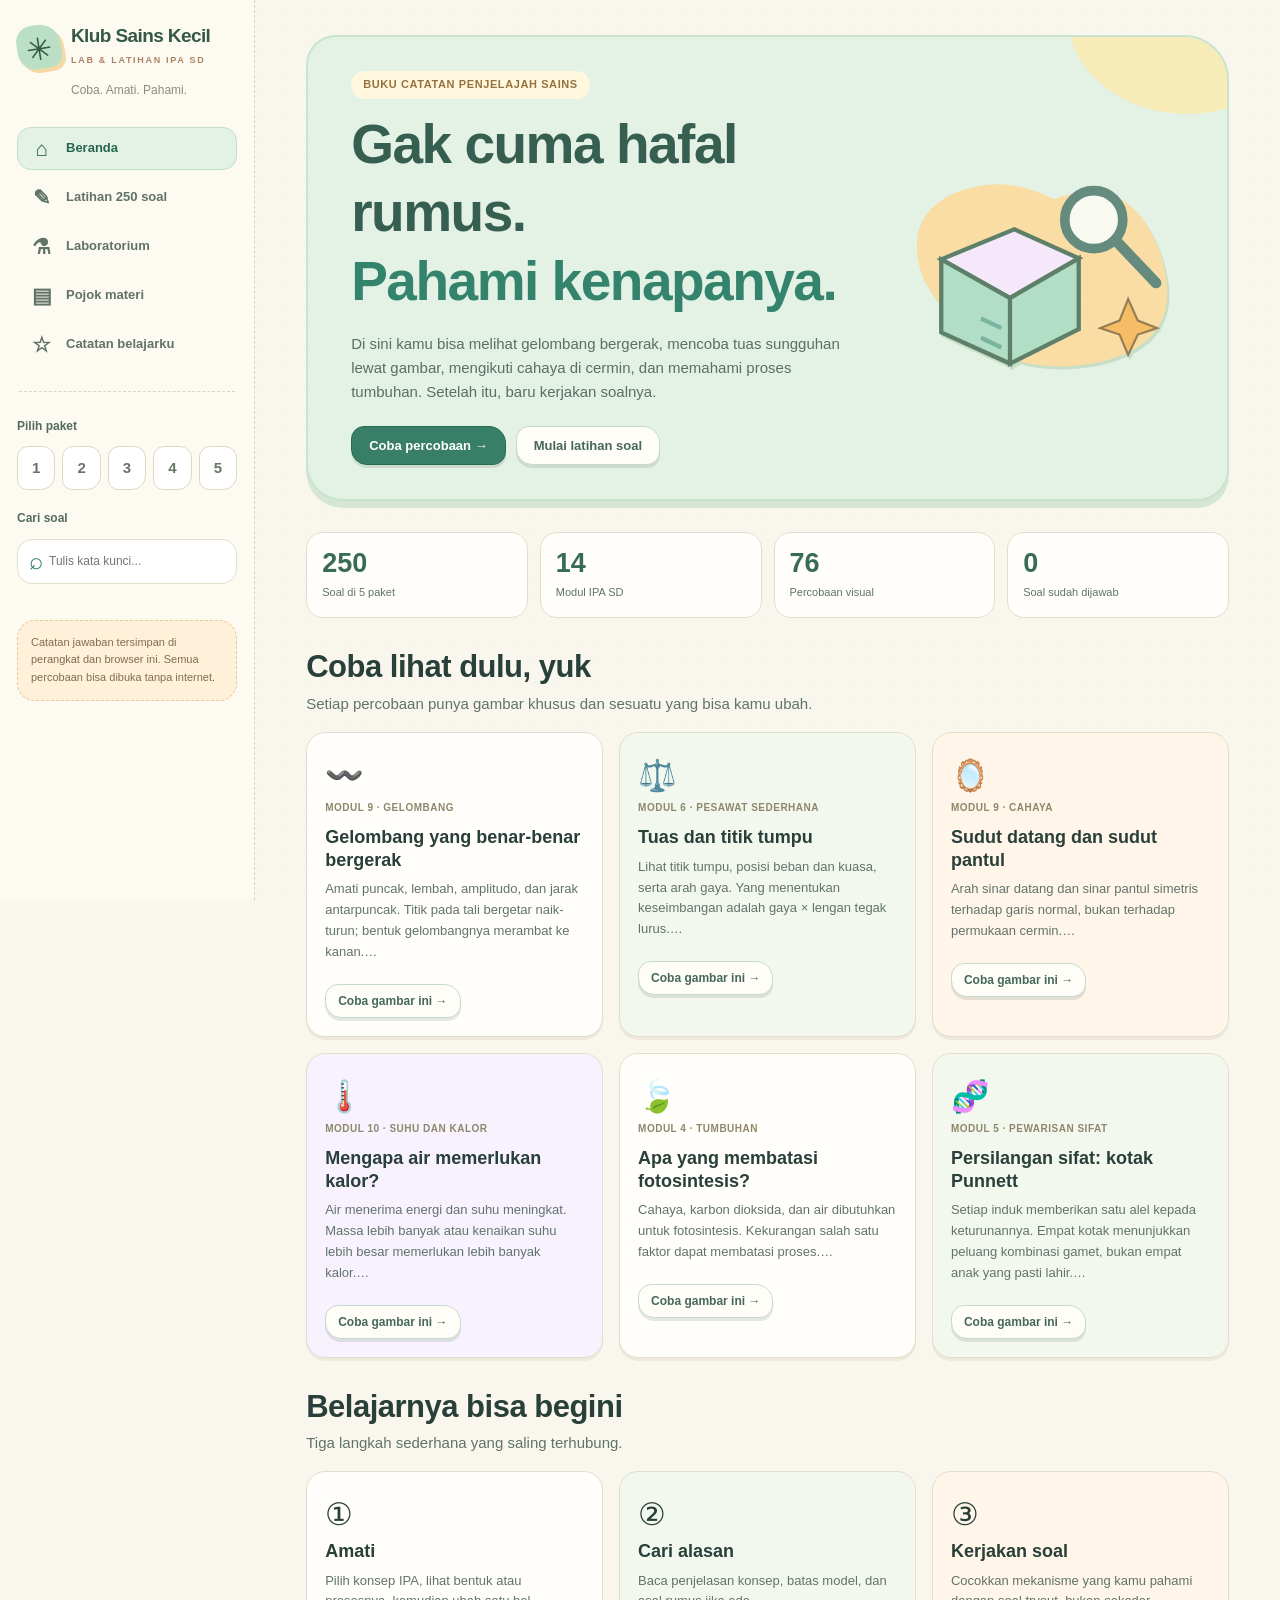
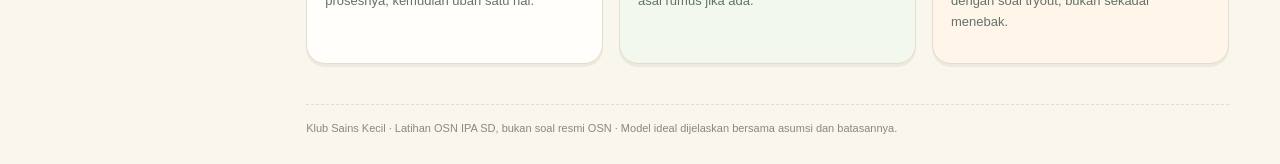
<file: index.html>
<!doctype html>
<html lang="id">
<head>
  <meta charset="utf-8">
  <meta name="viewport" content="width=device-width,initial-scale=1">
  <meta name="theme-color" content="#f8f4e8">
  <meta name="description" content="250 soal OSN IPA SD, pembahasan bertahap, dan laboratorium sains dengan model visual yang menjelaskan proses IPA.">
  <title>Klub Sains Kecil | Belajar IPA lewat Percobaan</title>
  <link rel="stylesheet" href="styles.css">
</head>
<body>
<div class="layout">
  <aside class="sidebar" id="sidebar">
    <a class="brand" href="#beranda" aria-label="Beranda Klub Sains Kecil">
      <span class="brand-icon" aria-hidden="true">✳</span><span><strong>Klub Sains Kecil</strong><small>LAB & LATIHAN IPA SD</small></span>
    </a>
    <p class="brand-desc">Coba. Amati. Pahami.</p>
    <nav class="main-nav" aria-label="Menu utama">
      <button type="button" class="nav-link active" data-page="home"><span>⌂</span>Beranda</button>
      <button type="button" class="nav-link" data-page="questions"><span>✎</span>Latihan 250 soal</button>
      <button type="button" class="nav-link" data-page="lab"><span>⚗</span>Laboratorium</button>
      <button type="button" class="nav-link" data-page="concepts"><span>▤</span>Pojok materi</button>
      <button type="button" class="nav-link" data-page="progress"><span>☆</span>Catatan belajarku</button>
    </nav>
    <div class="side-separator"></div>
    <div class="aside-label">Pilih paket</div><div id="package-nav" class="package-nav"></div>
    <div class="aside-label">Cari soal</div><label class="search-wrap"><span aria-hidden="true">⌕</span><input id="search" type="search" placeholder="Tulis kata kunci..." autocomplete="off"></label>
    <div id="search-results" class="search-results" aria-live="polite"></div>
    <p class="side-note">Catatan jawaban tersimpan di perangkat dan browser ini. Semua percobaan bisa dibuka tanpa internet.</p>
  </aside>
  <main id="main" class="main">
    <div class="mobile-top"><button type="button" id="menu-toggle" class="mobile-menu" aria-controls="sidebar" aria-expanded="false">☰ Menu</button><span>✳ Klub Sains Kecil</span></div>
    <section id="page-home" class="page"></section>
    <section id="page-questions" class="page hidden"></section>
    <section id="page-lab" class="page hidden"></section>
    <section id="page-concepts" class="page hidden"></section>
    <section id="page-progress" class="page hidden"></section>
    <footer class="site-footer">Klub Sains Kecil · Latihan OSN IPA SD, bukan soal resmi OSN · Model ideal dijelaskan bersama asumsi dan batasannya.</footer>
  </main>
</div>
<script src="data.js"></script>
<script src="models.js"></script>
<script src="app.js"></script>
</body>
</html>
</file>
<file: styles.css>
:root{--bg:#f9f6ee;--paper:#fffefa;--ink:#293f39;--muted:#60736b;--teal:#2f7c68;--teal-soft:#dceee4;--gold:#f8d991;--gold-dark:#785a23;--rose:#f6ded9;--lilac:#eee5f5;--border:#e2ddcc;--shadow:0 4px 0 rgba(112,104,75,.065),0 15px 32px rgba(65,70,47,.045);--radius:24px}
*{box-sizing:border-box}html{scroll-behavior:smooth}body{margin:0;color:var(--ink);font:15px/1.6 'Trebuchet MS','Segoe UI',Arial,sans-serif;background:var(--bg)}body:before{content:"";position:fixed;inset:0;pointer-events:none;z-index:-1;background:radial-gradient(#d9d1bc 0.65px,transparent .65px) 0 0/21px 21px;opacity:.4}button,input,select{font:inherit}button{cursor:pointer}button:disabled{cursor:not-allowed;opacity:.58}button:focus-visible,input:focus-visible,select:focus-visible,a:focus-visible{outline:3px solid #ae72a8;outline-offset:3px}a{color:var(--teal)}h1,h2,h3,p{margin-top:0}h1,h2,h3{line-height:1.25}h1{font-size:clamp(31px,4.4vw,55px);letter-spacing:-1.5px}h2{font-size:clamp(22px,2.7vw,31px);letter-spacing:-.5px}h3{font-size:18px}p{margin-bottom:12px}.hidden{display:none!important}.layout{display:grid;grid-template-columns:255px minmax(0,1fr);min-height:100vh}.sidebar{background:#fdfaf2;border-right:1px dashed #d9d2be;padding:25px 17px;position:sticky;top:0;height:100vh;overflow-y:auto;z-index:5;scrollbar-color:#d4cba9 transparent}.brand{display:flex;align-items:center;gap:10px;text-decoration:none;color:#345948}.brand strong{display:block;font-size:19px;line-height:1.05;letter-spacing:-.6px}.brand small{display:block;font-size:9px;letter-spacing:1.7px;font-weight:800;color:#aa8462;margin-top:7px}.brand-icon{width:44px;height:44px;flex-shrink:0;display:grid;place-items:center;font-size:31px;border-radius:16px 21px 13px 18px;background:#bbdfc5;transform:rotate(-9deg);box-shadow:3px 4px #f4d9a5}.brand-desc{font-size:12px;color:#8c8d7d;margin:12px 0 27px 54px}.main-nav{display:grid;gap:6px}.nav-link{border:1.5px solid transparent;background:transparent;padding:10px 12px;display:flex;align-items:center;gap:13px;color:#617268;font-weight:bold;border-radius:14px;text-align:left;font-size:13px}.nav-link span{font-size:21px;width:23px;text-align:center;line-height:1}.nav-link:hover{background:#f6f0e1}.nav-link.active{background:#e4f1e5;border-color:#c0dfcb;color:#27664f}.side-separator{border-top:1px dashed #ded5c1;margin:25px 2px}.aside-label{font-size:12px;font-weight:900;color:#536b61;margin:19px 0 10px}.package-nav{display:grid;grid-template-columns:repeat(5,minmax(0,1fr));gap:7px}.package-button{border:1.5px solid #e0d7c3;border-radius:11px 12px 14px 10px;background:white;padding:9px 0;color:#6a756a;font-weight:800}.package-button:hover,.package-button.active{background:#f9dfa1;border-color:#e8c36d;color:#5c4d25}.search-wrap{display:flex;align-items:center;background:white;border:1.5px solid var(--border);border-radius:15px;padding:0 11px;color:var(--teal);font-size:24px}.search-wrap input{width:100%;border:0;outline:0;background:transparent;font-size:12px;padding:12px 6px;color:var(--ink)}.search-results{max-height:275px;overflow:auto}.search-result{border:0;background:#fffdf5;color:var(--ink);text-align:left;display:block;width:100%;padding:9px;border-bottom:1px solid var(--border);font-size:11px}.search-result:hover{background:#f0f7e9}.side-note{margin-top:36px;background:#fff0d9;border:1.5px dashed #e8c899;border-radius:18px;padding:13px;font-size:11px;color:#836c4e}.main{padding:35px clamp(17px,4vw,62px) 26px;max-width:1500px;min-width:0}.mobile-top{display:none}.page{animation:pagein .2s ease}@keyframes pagein{from{opacity:.75;transform:translateY(4px)}to{opacity:1;transform:none}}
.hero{background:#e4f1e5;border:2px solid #c9e4ce;box-shadow:0 7px 0 #d6e6d6;border-radius:30px 45px 32px 37px;display:flex;align-items:center;justify-content:space-between;gap:26px;padding:34px clamp(22px,4vw,43px);overflow:hidden;position:relative;margin-bottom:31px}.hero:before{content:"";position:absolute;width:240px;height:200px;border-radius:50%;background:#ffe8a6;right:-80px;top:-123px;opacity:.7}.hero .intro{max-width:660px;position:relative;z-index:1}.hero h1{margin:11px 0 16px;color:#365e51}.hero p{max-width:510px;color:#587067}.eyebrow{display:inline-block;border-radius:30px;padding:5px 12px;background:#fff8de;color:#96713d;font-size:11px;letter-spacing:.6px;font-weight:bold}.hero-doodle{width:clamp(155px,24vw,290px);flex-shrink:0}.hero-doodle svg{width:100%;filter:drop-shadow(2px 3px #c7dec7)}.action-row{display:flex;flex-wrap:wrap;gap:10px;margin-top:22px}.btn{display:inline-flex;align-items:center;justify-content:center;gap:7px;border:1.5px solid #276a55;background:#397f68;color:white;padding:10px 17px;border-radius:13px 17px 13px 16px;font-size:13px;font-weight:800;box-shadow:0 3px 0 rgba(38,71,54,.12);text-decoration:none;line-height:1.35}.btn:hover:not(:disabled){filter:brightness(.97);transform:translateY(-1px)}.btn.secondary{color:#46685b;background:#fffdf7;border-color:#c6d9cd}.btn.gold{background:#f7d784;color:#695125;border-color:#d9b45d}.btn.rose{background:#fff3ee;color:#a2554a;border-color:#e7bbb1}.btn.small{font-size:12px;padding:8px 12px}.tag{display:inline-block;font-size:11px;color:#66725d;border:1px solid #e3e3d4;background:#fffdf7;border-radius:999px;padding:4px 10px;font-weight:bold}.tag.theme{background:#eaf4ed;color:#3c816c;border-color:#c8e5d2}.tag.orange{background:#fff0db;color:#9a6625;border-color:#efdbb6}.tag.purple{background:#f4ecfa;color:#8668aa;border-color:#e0d3eb}
.section-heading{display:flex;flex-wrap:wrap;justify-content:space-between;align-items:end;gap:12px;margin:30px 0 16px}.section-heading h2{margin:0}.section-heading p{color:var(--muted);margin:5px 0 0}.panel{background:var(--paper);border:1.5px solid var(--border);box-shadow:var(--shadow);border-radius:var(--radius);padding:clamp(17px,2.5vw,30px)}.panel + .panel{margin-top:18px}.grid{display:grid;gap:16px}.grid.two{grid-template-columns:repeat(2,minmax(0,1fr))}.grid.three{grid-template-columns:repeat(3,minmax(0,1fr))}.grid.four{grid-template-columns:repeat(4,minmax(0,1fr))}.tile{border:1.5px solid var(--border);background:#fffefa;padding:18px;min-width:0;border-radius:19px;box-shadow:0 3px 0 #eee9dc}.tile:nth-child(4n+2){background:#f3f8ef}.tile:nth-child(4n+3){background:#fff5e8}.tile:nth-child(4n+4){background:#f7f2fd}.tile .mini{display:block;font-size:10px;letter-spacing:.5px;font-weight:800;color:#8e876a;text-transform:uppercase;margin-bottom:10px}.tile h3{margin-bottom:8px}.tile p{font-size:13px;color:#62736b}.tile .btn{margin-top:9px}.tile-emoji{font-size:31px;line-height:1.6}.stats-bar{display:grid;grid-template-columns:repeat(4,minmax(0,1fr));gap:12px}.stat{border-radius:17px;background:#fffefa;border:1.5px solid var(--border);padding:15px}.stat strong{display:block;font-size:27px;line-height:1.15;color:#386b58}.stat small{display:block;color:var(--muted);font-size:11px;margin-top:5px}.muted{color:var(--muted)}.muted.small{font-size:12px}.hr{height:1px;border:0;border-top:1px dashed #ddd5c4;margin:20px 0}.site-footer{font-size:11px;color:#8a887a;margin-top:40px;padding-top:15px;border-top:1px dashed var(--border)}
.page-header{margin-bottom:20px}.page-header h1{font-size:clamp(27px,3.2vw,41px);letter-spacing:-1px;margin:6px 0}.page-header p{color:var(--muted);max-width:790px}.labelrow{font-size:11px;letter-spacing:.7px;text-transform:uppercase;color:#8b7958;font-weight:900}.controls-toolbar{display:flex;flex-wrap:wrap;gap:10px;align-items:center;margin-bottom:15px}.select{background:#fffefa;color:#405a4c;border:1.5px solid #ded7c8;border-radius:12px;padding:10px 13px;max-width:100%;min-width:0;font-size:12px}.question-top{display:flex;flex-wrap:wrap;justify-content:space-between;align-items:center;gap:10px}.question-title{font-size:clamp(18px,2vw,24px);line-height:1.5;margin:15px 0 21px}.choices{display:grid;grid-template-columns:repeat(2,minmax(0,1fr));gap:10px}.choice{display:flex;gap:11px;align-items:center;text-align:left;padding:13px;border:1.5px solid #e1ddcf;background:white;border-radius:15px;color:#43594e;min-height:67px;font-weight:650;line-height:1.45}.choice:hover:not(:disabled){border-color:#8bbca7;background:#f2f9f0}.choice .letter{flex-shrink:0;width:30px;height:30px;border-radius:10px;background:#f5ecdb;display:grid;place-items:center;font-weight:900;color:#806f55}.choice.correct{background:#e3f5e5;border-color:#91c4a4}.choice.wrong{background:#fff1eb;border-color:#deafa2}.choice.correct .letter{background:#97d1ac;color:#234f36}.choice.wrong .letter{background:#e9b0a3;color:#79392d}.choice:disabled{opacity:1}.answer-feedback{margin:16px 0;background:#ecf7ec;border:1.5px solid #bddfc4;border-radius:13px;padding:13px;color:#426952}.answer-feedback.wrong{background:#fff1eb;border-color:#eac1b3;color:#8b5146}.question-actions,.footer-nav{display:flex;flex-wrap:wrap;gap:10px;justify-content:space-between;align-items:center;margin-top:20px}.question-grid{display:grid;grid-template-columns:repeat(10,minmax(0,1fr));gap:7px}.question-number{background:white;border:1.5px solid #e3dbcb;border-radius:10px;padding:7px 0;color:#636a5f;font-size:12px;font-weight:bold}.question-number.active{background:#f6d990;color:#684f23;border-color:#ddbb68}.question-number.done{background:#dff1e6;border-color:#b7d6c2}.question-number.miss{background:#fae5df;border-color:#ddc0b7}.filter-caption{margin:6px 0 13px;color:#6e756d;font-size:12px}.solution{margin-top:20px}.solution h3{margin-bottom:8px}.solution p{color:#4e6258}.solution-section{padding:18px 0;border-top:1px dashed #dfd6c4}.solution-section:first-child{border-top:0;padding-top:0}.solution-steps{counter-reset:s;display:grid;gap:9px;padding:0;margin:12px 0;list-style:none}.solution-steps li{position:relative;counter-increment:s;background:#f5f8f3;padding:12px 14px 12px 48px;border:1px solid #dfebdf;border-radius:13px;font-size:13px}.solution-steps li:before{content:counter(s);position:absolute;left:12px;top:10px;width:25px;height:25px;border-radius:9px;background:#d8e9d9;color:#356c59;font-weight:bold;text-align:center;line-height:25px}.misconception{background:#fff5e4;border:1px solid #edd9ae;padding:12px 15px;border-radius:13px;font-size:13px}.option-explain{display:flex;gap:10px;padding:9px 0;border-bottom:1px solid #efebdf;font-size:13px}.option-explain b{flex-shrink:0;color:#286b54}.option-explain.miss b{color:#a97551}.step-buttons{display:flex;flex-wrap:wrap;gap:8px;align-items:center;margin-top:12px}.progress-track{height:9px;border-radius:15px;background:#eee8dc;overflow:hidden}.progress-fill{height:100%;background:#8dc9a8;border-radius:15px}
.lab-layout{display:grid;grid-template-columns:minmax(0,1.65fr) minmax(250px,.9fr);gap:18px;align-items:start}.lab-visual{min-width:0;overflow:hidden;border-radius:22px;background:linear-gradient(180deg,#f0f7f4,#fffaf0);border:1.5px solid #d4e5dc;padding:14px}.scene{display:block;width:100%;height:auto;aspect-ratio:760/340}.scene text{font-family:'Trebuchet MS','Segoe UI',sans-serif;fill:#405e56}.scene .note{font-size:14px;font-weight:bold}.scene .tiny{font-size:12px}.scene .line{stroke:#3e6f63;stroke-width:3;stroke-linecap:round}.scene .lightline{stroke:#88ae9f;stroke-width:2}.lab-side{background:#fffdf7;border:1.5px solid #e6dfcf;border-radius:20px;padding:18px}.lab-side h3{margin:4px 0 12px}.model-picker{display:grid;grid-template-columns:repeat(3,minmax(0,1fr));gap:10px;margin-bottom:19px}.model-pick{background:white;border:1.5px solid #e3ddce;border-radius:15px;padding:13px 10px;text-align:left;color:#56665b;font-size:12px;font-weight:bold;line-height:1.4}.model-pick.active{background:#ddefdf;border-color:#a1d2b3;color:#2e6953}.model-pick:hover{border-color:#a1cbb1}.model-pick .emoji{display:block;font-size:22px;margin-bottom:7px}.model-pick .mod{display:block;font-size:10px;font-weight:500;color:#888a77;margin-top:5px}.model-heading{display:flex;justify-content:space-between;align-items:flex-start;gap:12px;margin-bottom:15px}.model-heading h2{margin:5px 0 8px}.model-heading p{color:var(--muted);margin-bottom:0}.control{margin:16px 0 22px}.control label{display:flex;justify-content:space-between;gap:8px;align-items:center;font-size:12px;font-weight:bold}.control output{font-size:12px;background:#e8f3e8;color:#3c6f57;padding:4px 9px;border-radius:12px;font-weight:900;white-space:nowrap}.control input[type=range]{width:100%;accent-color:#5a9b7a;margin:10px 0 0;height:24px}.control select{width:100%;margin-top:9px}.mini-experiment{background:#fff4dd;border:1.5px solid #ead4a7;border-radius:18px;padding:16px;margin-top:17px}.mini-experiment strong{display:block;font-size:13px;color:#80643a;margin-bottom:7px}.mini-experiment p{font-size:13px;margin:0;color:#705d42}.lab-result{background:#e4f2e8;border:1.5px solid #bedec9;border-radius:17px;padding:16px;margin:15px 0}.lab-result strong{font-size:24px;color:#245e4b;display:block;line-height:1.28;overflow-wrap:anywhere}.lab-result small{color:#4c7762}.derivation{margin-top:17px}.derivation p,.derivation li{font-size:13px}.derivation ol{padding-left:20px}.derivation li{margin-bottom:7px}.assumption{border-left:4px solid #d8af71;padding:10px 14px;background:#fff5e6;color:#7c6040;font-size:12px;margin-top:13px;border-radius:0 11px 11px 0}.lab-actions{display:flex;gap:10px;justify-content:space-between;flex-wrap:wrap;align-items:center;margin:12px 0 0}.prompt{background:#f3eff8;border:1px solid #e0d7ec;border-radius:15px;padding:12px 14px;margin-top:13px;font-size:13px;color:#5f5371}.concept-text{padding:13px;background:#f5f8f1;border-radius:13px;font-size:13px;color:#516855}.concept-list{display:grid;gap:10px;margin-top:15px}.concept-entry{border:1.5px solid #e7e0d2;background:white;border-radius:14px;padding:14px 15px}.concept-entry h3{margin:0 0 7px;font-size:15px}.concept-entry p{font-size:13px;color:#62766c}.concept-entry button{margin-top:5px}.tableish{width:100%;border-collapse:collapse;font-size:12px}.tableish td,.tableish th{padding:9px;border-bottom:1px solid #ebdfce;text-align:left}.tableish th{color:#816943}.progress-good{background:#e9f4e9;border:1px solid #c4dfcc;border-radius:15px;padding:18px;margin-top:15px}.warn{font-size:12px;color:#8b6b51}
@media(max-width:1160px){.layout{grid-template-columns:225px minmax(0,1fr)}.main{padding:30px 24px}.lab-layout{grid-template-columns:1fr}.model-picker{grid-template-columns:repeat(3,minmax(0,1fr))}}@media(max-width:780px){.layout{display:block}.sidebar{position:fixed;left:0;top:0;bottom:0;width:270px;transform:translateX(-105%);transition:transform .2s;box-shadow:16px 0 35px rgba(40,60,45,.15)}.sidebar.open{transform:translateX(0)}.mobile-top{display:flex;justify-content:space-between;align-items:center;font-size:13px;font-weight:bold;margin:-9px 0 17px;color:#44715d}.mobile-menu{border:1.5px solid #cddccf;border-radius:12px;padding:9px 12px;background:white;color:#356a56;font-weight:bold}.main{padding:23px 16px}.hero{padding:24px 20px}.hero-doodle{display:none}.grid.four{grid-template-columns:repeat(2,minmax(0,1fr))}.grid.three{grid-template-columns:repeat(2,minmax(0,1fr))}.grid.two{grid-template-columns:1fr}.question-grid{grid-template-columns:repeat(10,minmax(0,1fr))}}@media(max-width:510px){.hero{border-radius:24px}.grid.three,.grid.four{grid-template-columns:1fr 1fr;gap:9px}.tile{padding:14px}.tile .btn{padding:8px;font-size:11px}.stats-bar{grid-template-columns:repeat(2,minmax(0,1fr))}.choices{grid-template-columns:1fr}.model-picker{grid-template-columns:repeat(2,minmax(0,1fr))}.question-grid{grid-template-columns:repeat(8,minmax(0,1fr))}.panel{padding:16px}.lab-visual{padding:5px}.scene .note{font-size:17px}}@media(prefers-reduced-motion:reduce){*,*:before,*:after{animation:none!important;transition:none!important;scroll-behavior:auto!important}}
@media print{.sidebar,.mobile-top,.site-footer,.btn,.controls-toolbar,.question-grid{display:none!important}.main{padding:0}.panel{box-shadow:none}.lab-layout{display:block}}
</file>
